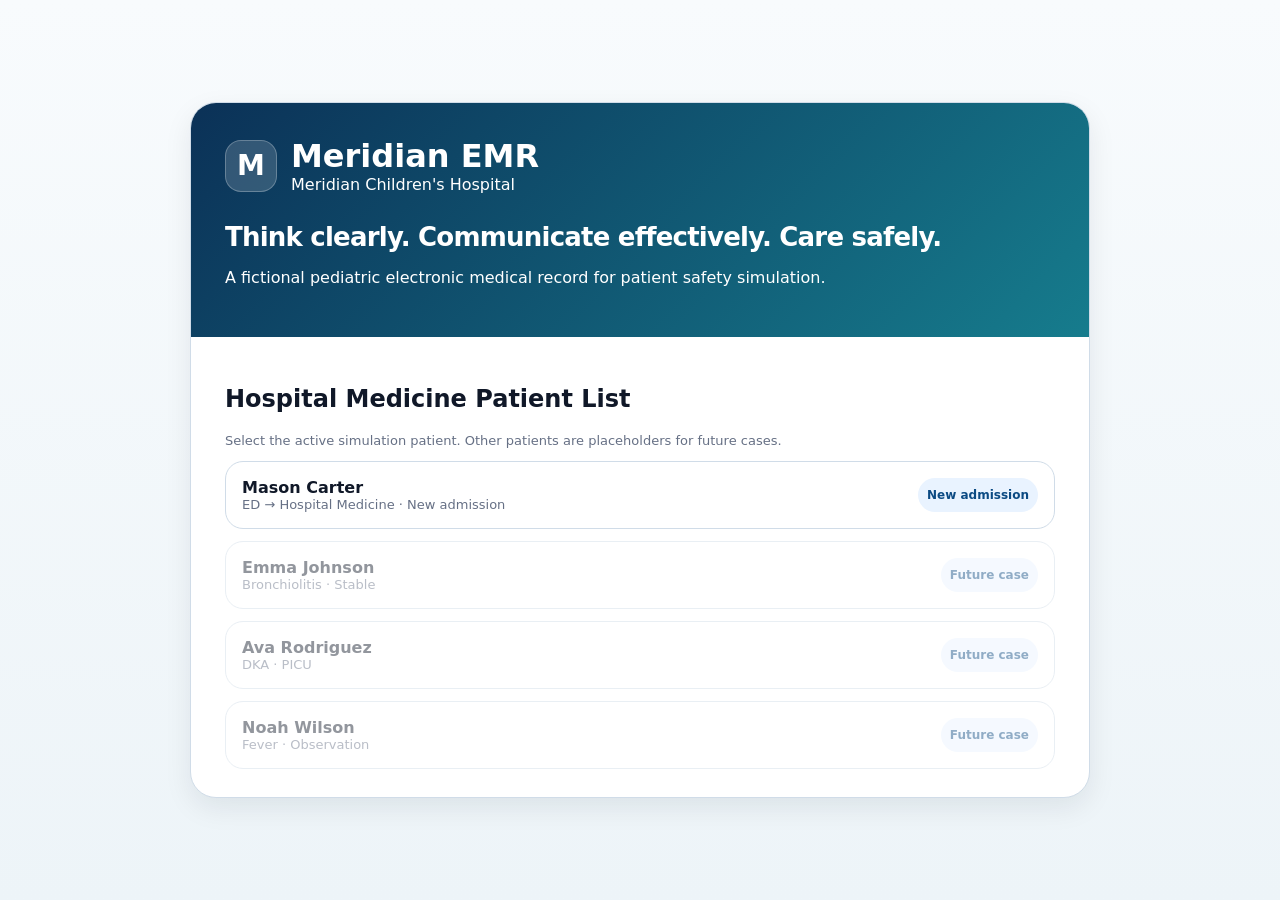
<file: index.html>
<!doctype html>
<html lang="en">
<head>
  <meta charset="utf-8">
  <meta name="viewport" content="width=device-width, initial-scale=1">
  <title>Meridian EMR v6.3</title>
  <link rel="stylesheet" href="style.css">
</head>
<body>
  <div id="app"></div>
  <script src="data.js"></script>
  <script src="app.js"></script>
</body>
</html>
</file>
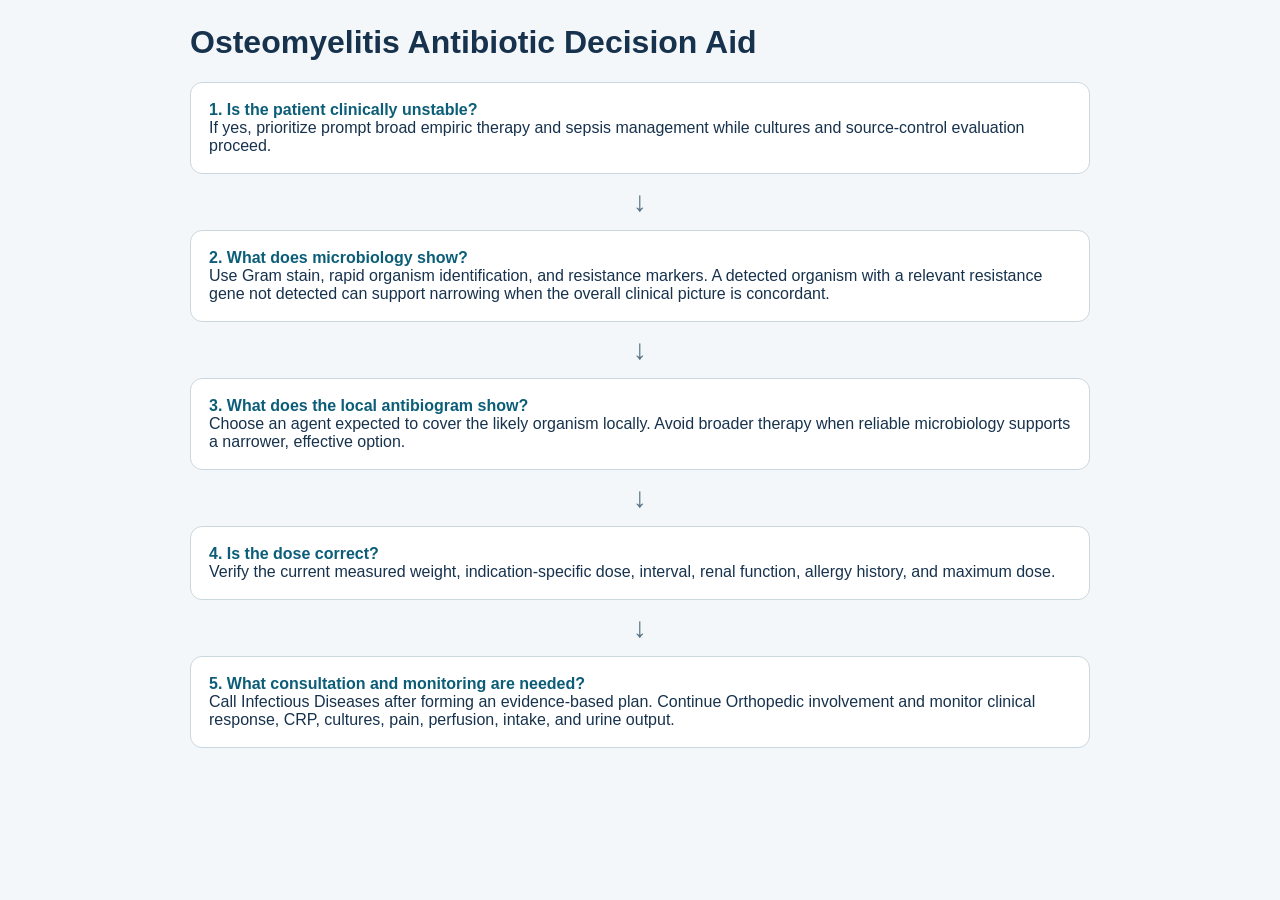
<file: antibiotic_guidance.html>
<!doctype html><html><head><meta charset="utf-8"><meta name="viewport" content="width=device-width,initial-scale=1"><title>Antibiotic Decision Aid</title><style>body{font-family:Arial,sans-serif;background:#f4f7f9;color:#17324d;margin:0;padding:24px}.wrap{max-width:900px;margin:auto}.box{background:#fff;border:1px solid #cbd7df;border-radius:12px;padding:18px;margin:12px 0}.q{font-weight:700;color:#0b5d78}.arrow{text-align:center;font-size:28px;color:#557386}h1{margin-top:0}</style></head><body><div class="wrap"><h1>Osteomyelitis Antibiotic Decision Aid</h1><div class="box"><span class="q">1. Is the patient clinically unstable?</span><br>If yes, prioritize prompt broad empiric therapy and sepsis management while cultures and source-control evaluation proceed.</div><div class="arrow">↓</div><div class="box"><span class="q">2. What does microbiology show?</span><br>Use Gram stain, rapid organism identification, and resistance markers. A detected organism with a relevant resistance gene not detected can support narrowing when the overall clinical picture is concordant.</div><div class="arrow">↓</div><div class="box"><span class="q">3. What does the local antibiogram show?</span><br>Choose an agent expected to cover the likely organism locally. Avoid broader therapy when reliable microbiology supports a narrower, effective option.</div><div class="arrow">↓</div><div class="box"><span class="q">4. Is the dose correct?</span><br>Verify the current measured weight, indication-specific dose, interval, renal function, allergy history, and maximum dose.</div><div class="arrow">↓</div><div class="box"><span class="q">5. What consultation and monitoring are needed?</span><br>Call Infectious Diseases after forming an evidence-based plan. Continue Orthopedic involvement and monitor clinical response, CRP, cultures, pain, perfusion, intake, and urine output.</div></div></body></html>
</file>
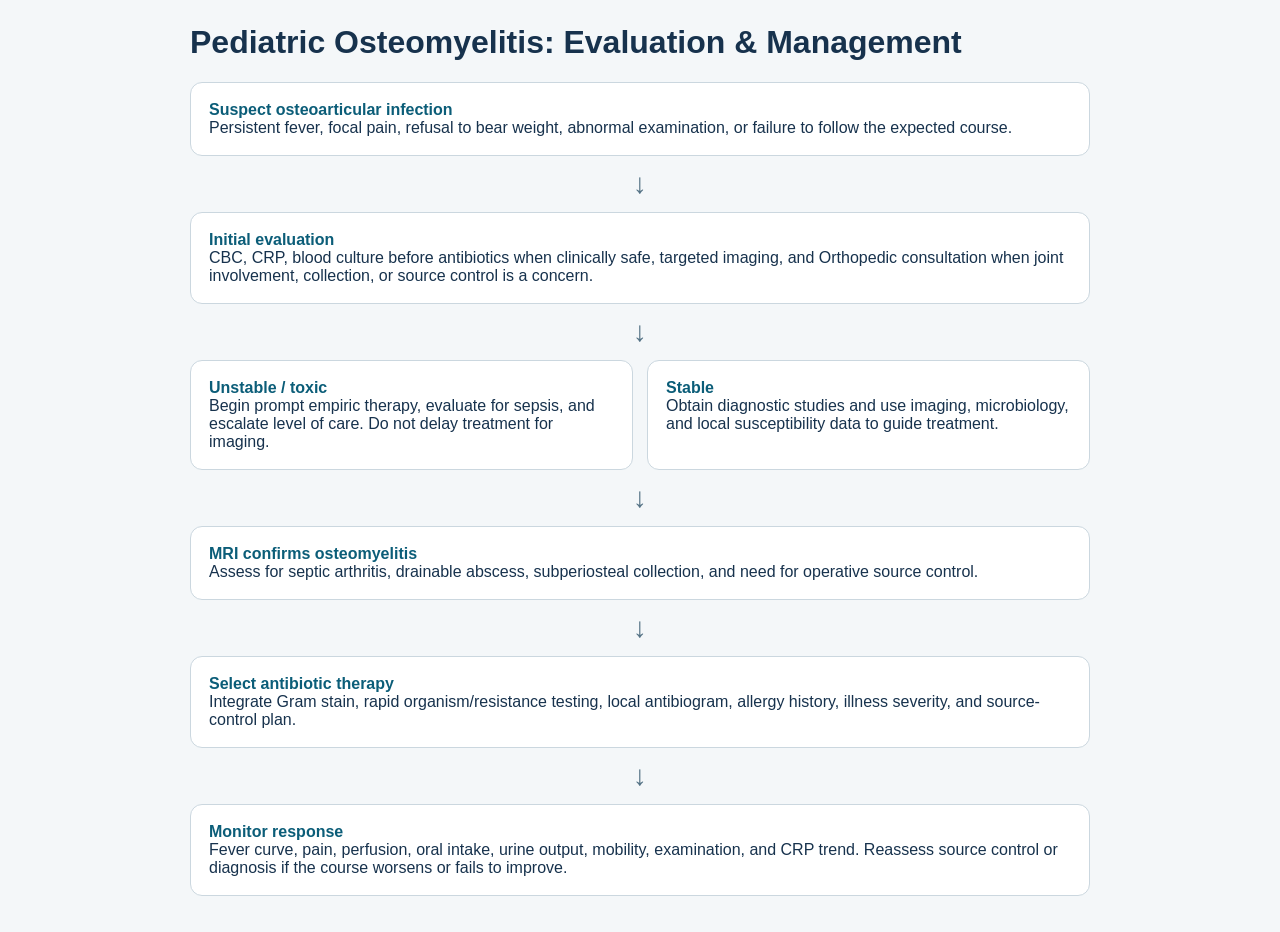
<file: osteomyelitis_pathway.html>
<!doctype html><html><head><meta charset="utf-8"><meta name="viewport" content="width=device-width,initial-scale=1"><title>Osteomyelitis Pathway</title><style>body{font-family:Arial,sans-serif;background:#f4f7f9;color:#17324d;margin:0;padding:24px}.wrap{max-width:900px;margin:auto}.box{background:white;border:1px solid #cbd7df;border-radius:12px;padding:18px;margin:12px 0}.arrow{text-align:center;font-size:28px;color:#557386}.split{display:grid;grid-template-columns:1fr 1fr;gap:14px}.tag{font-weight:700;color:#0b5d78}h1{margin-top:0}@media(max-width:650px){.split{grid-template-columns:1fr}}</style></head><body><div class="wrap"><h1>Pediatric Osteomyelitis: Evaluation & Management</h1><div class="box"><span class="tag">Suspect osteoarticular infection</span><br>Persistent fever, focal pain, refusal to bear weight, abnormal examination, or failure to follow the expected course.</div><div class="arrow">↓</div><div class="box"><span class="tag">Initial evaluation</span><br>CBC, CRP, blood culture before antibiotics when clinically safe, targeted imaging, and Orthopedic consultation when joint involvement, collection, or source control is a concern.</div><div class="arrow">↓</div><div class="split"><div class="box"><span class="tag">Unstable / toxic</span><br>Begin prompt empiric therapy, evaluate for sepsis, and escalate level of care. Do not delay treatment for imaging.</div><div class="box"><span class="tag">Stable</span><br>Obtain diagnostic studies and use imaging, microbiology, and local susceptibility data to guide treatment.</div></div><div class="arrow">↓</div><div class="box"><span class="tag">MRI confirms osteomyelitis</span><br>Assess for septic arthritis, drainable abscess, subperiosteal collection, and need for operative source control.</div><div class="arrow">↓</div><div class="box"><span class="tag">Select antibiotic therapy</span><br>Integrate Gram stain, rapid organism/resistance testing, local antibiogram, allergy history, illness severity, and source-control plan.</div><div class="arrow">↓</div><div class="box"><span class="tag">Monitor response</span><br>Fever curve, pain, perfusion, oral intake, urine output, mobility, examination, and CRP trend. Reassess source control or diagnosis if the course worsens or fails to improve.</div></div></body></html>
</file>
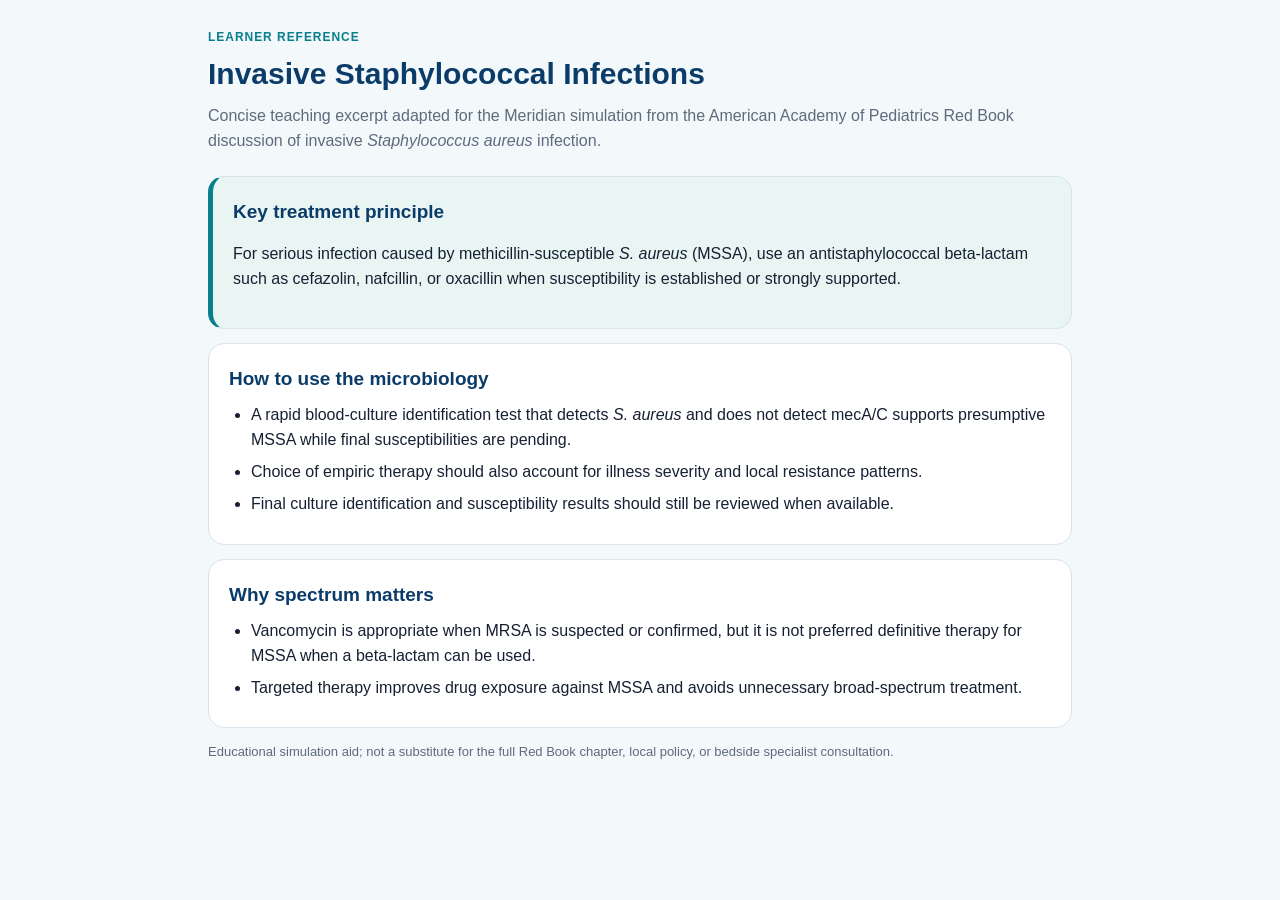
<file: redbook_staph_reference.html>
<!doctype html>
<html lang="en"><head><meta charset="utf-8"><meta name="viewport" content="width=device-width,initial-scale=1"><title>Red Book Reference — Invasive Staphylococcal Infections</title>
<style>
:root{--navy:#0b3c69;--teal:#087f8c;--ink:#172033;--muted:#5d6b7d;--line:#d8e3ec;--wash:#f3f8fb;--accent:#e8f5f3}*{box-sizing:border-box}body{margin:0;background:var(--wash);color:var(--ink);font:16px/1.55 Arial,sans-serif}.wrap{max-width:900px;margin:0 auto;padding:28px 18px 48px}.eyebrow{font-size:12px;font-weight:800;letter-spacing:.08em;text-transform:uppercase;color:var(--teal)}h1{color:var(--navy);font-size:30px;margin:.3rem 0 .4rem}.sub{color:var(--muted);margin:0 0 22px}.card{background:#fff;border:1px solid var(--line);border-radius:16px;padding:20px;margin:14px 0}.callout{background:var(--accent);border-left:5px solid var(--teal)}h2{font-size:19px;color:var(--navy);margin:0 0 10px}ul{margin:8px 0 0;padding-left:22px}li{margin:7px 0}.small{font-size:13px;color:var(--muted)}
</style></head><body><main class="wrap"><div class="eyebrow">Learner reference</div><h1>Invasive Staphylococcal Infections</h1><p class="sub">Concise teaching excerpt adapted for the Meridian simulation from the American Academy of Pediatrics Red Book discussion of invasive <em>Staphylococcus aureus</em> infection.</p>
<section class="card callout"><h2>Key treatment principle</h2><p>For serious infection caused by methicillin-susceptible <em>S. aureus</em> (MSSA), use an antistaphylococcal beta-lactam such as cefazolin, nafcillin, or oxacillin when susceptibility is established or strongly supported.</p></section>
<section class="card"><h2>How to use the microbiology</h2><ul><li>A rapid blood-culture identification test that detects <em>S. aureus</em> and does not detect mecA/C supports presumptive MSSA while final susceptibilities are pending.</li><li>Choice of empiric therapy should also account for illness severity and local resistance patterns.</li><li>Final culture identification and susceptibility results should still be reviewed when available.</li></ul></section>
<section class="card"><h2>Why spectrum matters</h2><ul><li>Vancomycin is appropriate when MRSA is suspected or confirmed, but it is not preferred definitive therapy for MSSA when a beta-lactam can be used.</li><li>Targeted therapy improves drug exposure against MSSA and avoids unnecessary broad-spectrum treatment.</li></ul></section>
<p class="small">Educational simulation aid; not a substitute for the full Red Book chapter, local policy, or bedside specialist consultation.</p></main></body></html>
</file>
<file: style.css>
:root{
  --ink:#101828;--muted:#667085;--bg:#f3f6f9;--card:#fff;--line:#d0dce8;
  --navy:#0b3157;--blue:#1f66c1;--teal:#167c8d;--sky:#eaf6fb;
  --red:#d92d20;--green:#079455;--amber:#b54708;--purple:#6941c6;
  --shadow:0 10px 28px rgba(16,24,40,.08)
}
*{box-sizing:border-box}body{margin:0;background:linear-gradient(#f8fbfd,#edf4f8);color:var(--ink);font-family:Inter,system-ui,-apple-system,Segoe UI,Roboto,Arial,sans-serif}button{font:inherit}
.login{min-height:100vh;display:grid;place-items:center;padding:24px}.login-card{width:min(900px,100%);background:white;border:1px solid var(--line);border-radius:26px;box-shadow:var(--shadow);overflow:hidden}.login-hero{padding:34px;background:linear-gradient(135deg,var(--navy),var(--teal));color:white}.brand-login{display:flex;gap:14px;align-items:center}.logo{width:52px;height:52px;border-radius:16px;background:rgba(255,255,255,.16);display:grid;place-items:center;border:1px solid rgba(255,255,255,.25);font-weight:900;font-size:28px}.login h1{margin:0;font-size:32px}.tagline{font-size:26px;font-weight:850;margin:28px 0 6px;letter-spacing:-.03em}.login-body{padding:28px 34px}.patient-list{display:grid;gap:12px}.patient-tile{border:1px solid var(--line);border-radius:18px;padding:16px;display:flex;justify-content:space-between;cursor:pointer;background:#fff}.patient-tile:hover{border-color:#8fbfcb;box-shadow:0 8px 20px rgba(16,24,40,.08)}.patient-tile.disabled{opacity:.45;cursor:not-allowed}.muted{color:var(--muted);font-size:13px}
.app{min-height:100vh}.topbar{height:58px;background:#fbfdff;border-bottom:1px solid #b9c8d8;display:flex;align-items:stretch;justify-content:space-between;position:sticky;top:0;z-index:20;box-shadow:0 2px 10px rgba(16,24,40,.06)}.brand{display:flex;align-items:center;gap:10px;padding:0 18px;min-width:268px;border-right:1px solid var(--line);cursor:pointer}.brand-mark{width:34px;height:34px;border-radius:10px;background:linear-gradient(135deg,var(--navy),var(--teal));color:white;display:grid;place-items:center;font-weight:900}.brand-title{font-weight:950;line-height:1.05}.brand-title small{display:block;color:var(--muted);font-weight:650;font-size:11px;margin-top:3px}.top-right{display:flex;align-items:center;gap:12px;padding:0 16px}.phase-buttons{display:flex;gap:6px;flex-wrap:wrap;justify-content:flex-end}.phase-buttons button{border:1px solid #adc0d1;background:white;color:var(--navy);border-radius:8px;padding:7px 14px;font-size:12px;font-weight:850;cursor:pointer}.phase-buttons button.active{background:var(--navy);color:white}.faculty-btn,.primary{border:1px solid var(--blue);background:var(--blue);color:white;border-radius:8px;padding:8px 12px;font-weight:850;cursor:pointer}
.folder-tabs{height:48px;background:#f3f7fb;border-bottom:1px solid #b9c8d8;display:flex;align-items:end;padding:0 18px;overflow-x:auto}.folder-tabs button{min-width:104px;margin-right:2px;padding:11px 13px 10px;border:1px solid #b7c6d6;border-bottom:0;border-radius:12px 12px 0 0;background:linear-gradient(#fff,#eaf0f6);font-weight:850;cursor:pointer;color:#102a43}.folder-tabs button.active{background:white;border-top:3px solid var(--teal);padding-top:9px;color:#064e7b}.count{display:inline-grid;place-items:center;min-width:18px;height:18px;border-radius:99px;background:#e7eef8;color:#234a73;font-size:11px;font-weight:850;margin-left:5px}
.patient-banner{background:white;border-bottom:1px solid var(--line);padding:10px 16px;display:grid;grid-template-columns:300px 1fr;gap:16px}.patient-left{display:grid;grid-template-columns:88px 1fr;gap:14px}.photo{width:88px;height:88px;border-radius:10px;overflow:hidden;border:1px solid var(--line);background:#eef6fb}.photo img{width:100%;height:100%;object-fit:cover}.photo svg{width:100%;height:100%}.patient-name h2{margin:2px 0 8px;font-size:28px;letter-spacing:-.035em}.demo-grid{display:grid;grid-template-columns:70px 1fr;gap:4px 8px;font-size:13px}.demo-grid b{font-weight:850}.banner-card{border:1px solid var(--line);border-radius:12px;background:#fbfdff;overflow:hidden}.banner-top{display:grid;grid-template-columns:repeat(8,1fr);border-bottom:1px solid var(--line)}.banner-item{padding:8px 10px;border-right:1px solid var(--line);min-height:58px}.banner-item:last-child{border-right:0}.banner-item span{display:block;color:var(--muted);font-size:10px;text-transform:uppercase;letter-spacing:.08em;font-weight:950}.banner-item strong{display:block;margin-top:6px}.vital-strip{display:grid;grid-template-columns:repeat(6,1fr);padding:6px 10px}.vital span{display:inline;color:var(--muted);font-size:12px;margin-right:5px}.vital strong{font-size:14px}.pill{display:inline-flex;align-items:center;border-radius:999px;padding:4px 9px;font-size:12px;font-weight:900;background:#e9f3ff;color:#0b4a83}.pill.red{background:#fff1f0;color:var(--red)}.pill.green{background:#eafaf2;color:var(--green)}.pill.yellow{background:#fff8e6;color:var(--amber)}
.layout{display:grid;grid-template-columns:275px minmax(0,1fr) 350px;gap:14px;padding:14px}.card{background:white;border:1px solid var(--line);border-radius:14px;box-shadow:0 2px 8px rgba(16,24,40,.04);overflow:hidden;margin-bottom:14px}.card-head{padding:11px 14px;background:#fbfdff;border-bottom:1px solid var(--line);display:flex;justify-content:space-between;align-items:center}.card-head h3{margin:0;font-size:13px;color:#0b3c69;text-transform:uppercase;letter-spacing:.03em}.card-body{padding:14px}.main-title{display:flex;justify-content:space-between;gap:12px;align-items:flex-start;margin-bottom:10px}.main-title h2{margin:0;font-size:24px}.main-title p{margin:4px 0 0;color:var(--muted)}.prompt{background:#f1fbfd;border:1px solid #b8dbe4;border-radius:10px;padding:10px 12px;font-weight:760;color:#123f4c;margin-bottom:12px}.auth-q{border-left:4px solid var(--teal);background:#fff;padding:10px 12px;border-radius:10px;border-top:1px solid var(--line);border-right:1px solid var(--line);border-bottom:1px solid var(--line);margin-bottom:12px;font-weight:850}.chart-nav button{width:100%;border:0;border-bottom:1px solid #edf2f7;background:#fff;text-align:left;padding:11px 14px;font-weight:800;cursor:pointer;display:flex;justify-content:space-between}.chart-nav button.active{background:#eaf6fb;border-left:4px solid var(--blue);padding-left:10px;color:#0b4a83}
.summary-grid{display:grid;grid-template-columns:1fr 1fr 1fr 1fr;gap:0;border:1px solid var(--line);border-radius:12px;overflow:hidden}.mini{background:#fff;padding:14px;border-right:1px solid var(--line)}.mini:last-child{border-right:0}.mini h4{margin:0 0 10px;text-transform:uppercase;font-size:12px;color:#0b3c69;letter-spacing:.04em}.mini ul{padding-left:18px;margin:0}.mini li{margin:7px 0}.two-col{display:grid;grid-template-columns:1fr 1fr;gap:0;border:1px solid var(--line);border-radius:12px;overflow:hidden;margin-top:12px}.two-col .mini{border-right:1px solid var(--line)}
.table{width:100%;border-collapse:collapse;font-size:13px}.table th,.table td{padding:10px;border-bottom:1px solid #e8eef3;text-align:left;vertical-align:top}.table th{font-size:10px;text-transform:uppercase;letter-spacing:.07em;color:var(--muted);background:#fbfdff}.flag-critical,.flag-high,.flag-low{color:var(--red);font-weight:950}.flag-prelim,.flag-pending{color:var(--amber);font-weight:950}
.note-list{display:grid;gap:8px}.note-card{border:1px solid var(--line);border-radius:12px;background:white;overflow:hidden}.note-summary{display:grid;grid-template-columns:28px 1.4fr .8fr .8fr;gap:10px;align-items:center;padding:12px;cursor:pointer}.note-summary:hover{background:#fbfdff}.note-title{font-weight:900;color:#0b3157}.note-meta{font-size:12px;color:var(--muted)}.note-preview{grid-column:2/-1;color:#344054;font-size:13px;margin-top:-4px}.note-detail{padding:14px 16px;border-top:1px solid #edf2f7;white-space:pre-wrap;line-height:1.48;background:#fff}.note-icon{color:var(--blue);font-weight:950}.note-tag{display:inline-block;border-radius:999px;background:#eef4ff;color:#1849a9;font-size:11px;font-weight:850;padding:3px 8px;margin-left:8px}
.results-grid{display:grid;grid-template-columns:repeat(2,minmax(260px,1fr));gap:12px}.result-trend{margin-top:12px;border:1px solid var(--line);border-radius:12px;overflow:hidden}.micro-status{border-left:4px solid var(--amber);padding:10px 12px;background:#fff8e6;border-radius:10px;margin-bottom:12px;font-weight:850}.micro-status.critical{border-color:var(--red);background:#fff1f0;color:#7a271a}
.order-list{display:grid;gap:8px}.order-card{border:1px solid var(--line);border-radius:12px;padding:12px;background:#fff;display:grid;grid-template-columns:1fr auto;gap:10px}.order-title{font-weight:950;color:#0b3157}.order-sub{font-size:12px;color:var(--muted);margin-top:3px}.order-type{font-size:11px;font-weight:850;text-transform:uppercase;color:var(--muted)}.status{font-size:11px;border-radius:6px;padding:4px 8px;height:max-content;font-weight:900;background:#eafaf2;color:var(--green)}.status.missing{background:#fff1f0;color:var(--red)}.status.completed{background:#e9f3ff;color:#0b4a83}.status.process{background:#fff8e6;color:var(--amber)}
.mar-grid{overflow:auto}.mar-table{min-width:780px;width:100%;border-collapse:separate;border-spacing:0;font-size:13px}.mar-table th{background:#f8fbfd;color:#475467;text-transform:uppercase;font-size:10px;letter-spacing:.07em;border-bottom:1px solid var(--line);padding:10px;text-align:left}.mar-table td{border-bottom:1px solid #edf2f7;padding:12px 10px}.med-name{font-weight:950;color:#0b3157}.med-time{font-weight:900;color:#0e6271}
.flow-wrap{overflow-x:auto;border:1px solid var(--line);border-radius:12px}.flowsheet{min-width:760px;width:100%;border-collapse:separate;border-spacing:0;font-size:13px}.flowsheet th{background:#f8fbfd;color:#475467;text-transform:uppercase;font-size:10px;letter-spacing:.07em;border-bottom:1px solid var(--line);padding:10px;text-align:center}.flowsheet th:first-child{text-align:left;position:sticky;left:0;background:#f8fbfd;z-index:1}.flowsheet td{border-bottom:1px solid #edf2f7;padding:10px;text-align:center}.flowsheet td:first-child{font-weight:850;text-align:left;position:sticky;left:0;background:white;z-index:1}.abn{background:#fff4ed;color:#9a3412;font-weight:850}.crit{background:#fff1f0;color:#b42318;font-weight:950}.trend-grid{display:grid;grid-template-columns:repeat(2,minmax(260px,1fr));gap:12px}.trend{border:1px solid var(--line);border-radius:12px;padding:12px;background:white}.trend-top{display:flex;justify-content:space-between;font-weight:900}.trend-top small{color:var(--muted)}.chart{width:100%;height:125px;overflow:visible}.axis{stroke:#d7e1ea;stroke-width:1}.line-red{fill:none;stroke:#e11d2e;stroke-width:3}.line-blue{fill:none;stroke:#2367d1;stroke-width:3}.dot-red{fill:#e11d2e}.dot-blue{fill:#2367d1}.lab{font-size:10px;fill:#42526a;font-weight:800}.xlab{font-size:9px;fill:#667085}
.growth-wrap{display:grid;grid-template-columns:1.3fr .7fr;gap:14px}.growth-chart{border:1px solid var(--line);border-radius:12px;background:#fff;padding:12px}.growth-dot{fill:#1f66c1}.growth-dot-current{fill:#d92d20}.growth-line{stroke:#98a2b3;stroke-width:2;fill:none;stroke-dasharray:5 4}.growth-axis{stroke:#d0dce8;stroke-width:1}.growth-label{font-size:10px;fill:#475467}.growth-warning{background:#fff1f0;border:1px solid #fecdca;color:#7a271a;border-radius:12px;padding:12px;font-weight:850}
.msg{border-bottom:1px solid #edf2f7;padding:12px 4px}.msg:last-child{border-bottom:0}.msg-head{display:grid;grid-template-columns:36px 1fr auto;gap:10px;align-items:start}.avatar{width:34px;height:34px;border-radius:50%;display:grid;place-items:center;color:white;font-size:10px;font-weight:950;background:var(--purple)}.avatar.ph{background:#f97316}.avatar.micro{background:#16a34a}.avatar.ort{background:#2878c7}.avatar.picu{background:#0ea5b7}.unread{width:8px;height:8px;background:#e11d2e;border-radius:50%;display:inline-block;margin-left:8px}.msg .time{color:var(--muted);font-size:12px}.msg .from{font-weight:950}.timeline-item{display:grid;grid-template-columns:58px 1fr;gap:8px;border-bottom:1px solid #edf2f7;padding:9px 0;font-size:13px}.timeline-item time{font-weight:950;color:#0e6271}.faculty{position:fixed;right:14px;bottom:14px;z-index:30}.faculty-panel{display:none;width:min(410px,calc(100vw - 28px));background:white;border:1px solid var(--line);border-radius:20px;box-shadow:var(--shadow);overflow:hidden}.faculty-panel.open{display:block}.faculty-panel .card-body{max-height:60vh;overflow:auto}.reveal{padding:12px;border:1px dashed var(--teal);border-radius:12px;background:#f2fbfd;margin-top:12px}.reveal input{padding:9px;border:1px solid var(--line);border-radius:10px;width:120px}.faculty-clue{background:#fffbeb;border:1px solid #fedf89;border-radius:10px;padding:10px;margin:8px 0}.hidden{display:none}.footer{text-align:center;padding:20px;color:var(--muted);font-size:12px}
@media(max-width:1250px){.layout{grid-template-columns:250px 1fr}.rightcol{grid-column:1/-1}.patient-banner{grid-template-columns:1fr}.banner-top{grid-template-columns:repeat(4,1fr)}.summary-grid{grid-template-columns:1fr 1fr}.growth-wrap{grid-template-columns:1fr}}
@media(max-width:850px){.layout{grid-template-columns:1fr}.topbar{height:auto;align-items:flex-start;flex-direction:column}.brand{width:100%;min-width:0;border-right:0;padding:10px 14px}.top-right{padding:8px 14px;align-items:flex-start;flex-direction:column}.folder-tabs{padding:0 8px}.folder-tabs button{min-width:94px;padding:11px}.patient-banner{padding:12px}.patient-left{grid-template-columns:82px 1fr}.photo{width:82px;height:82px}.banner-top{grid-template-columns:repeat(2,1fr)}.vital-strip{grid-template-columns:repeat(2,1fr);gap:8px}.summary-grid,.two-col{grid-template-columns:1fr}.mini{border-right:0;border-bottom:1px solid var(--line)}.note-summary{grid-template-columns:28px 1fr}.note-meta,.note-preview{grid-column:2}.results-grid,.trend-grid{grid-template-columns:1fr}}

.notes-split{display:grid;grid-template-columns:310px minmax(0,1fr);gap:14px;min-height:520px}
.notes-list-pane{border:1px solid var(--line);border-radius:12px;overflow:hidden;background:#fff;align-self:start}
.note-picker{width:100%;border:0;border-bottom:1px solid #edf2f7;background:#fff;text-align:left;padding:12px;cursor:pointer;display:grid;gap:4px}
.note-picker:hover{background:#fbfdff}.note-picker.active{background:#eaf6fb;border-left:4px solid var(--blue);padding-left:8px}
.note-picker strong{color:#0b3157;font-size:14px}.note-picker small{color:var(--muted)}.note-picker em{font-style:normal;color:#344054;font-size:12px;line-height:1.25}
.note-kind{font-size:10px;text-transform:uppercase;letter-spacing:.08em;color:#667085;font-weight:950}
.note-reader{border:1px solid var(--line);border-radius:12px;background:#fff;overflow:hidden}
.note-reader-head{padding:16px;border-bottom:1px solid #edf2f7;background:#fbfdff}.note-reader-head h3{margin:8px 0 4px;font-size:22px}.note-reader-head p{margin:0;color:var(--muted)}
.note-detail.open{display:block;border-bottom:0;min-height:360px;font-size:15px}
@media(max-width:900px){.notes-split{grid-template-columns:1fr}.note-reader{min-height:auto}}


/* v3.2 Notes polish */
.notes-split{display:grid;grid-template-columns:320px minmax(0,1fr);gap:14px;min-height:560px}
.notes-list-pane{border:1px solid var(--line);border-radius:12px;overflow:hidden;background:#fff;align-self:start}
.note-picker{width:100%;border:0;border-bottom:1px solid #edf2f7;background:#fff;text-align:left;padding:12px;cursor:pointer;display:grid;gap:4px}
.note-picker:hover{background:#fbfdff}
.note-picker.active{background:#e6f4ff;border-left:5px solid #0b67c2;padding-left:7px}
.note-picker strong{color:#0b3157;font-size:15px;line-height:1.2}
.note-picker small{color:var(--muted);font-size:12px}
.note-picker em{font-style:normal;color:#344054;font-size:12px;line-height:1.25}
.note-kind{font-size:10px;text-transform:uppercase;letter-spacing:.08em;color:#667085;font-weight:950}
.note-reader{border:1px solid var(--line);border-radius:12px;background:#fff;overflow:hidden}
.note-reader-head{padding:16px;border-bottom:1px solid #edf2f7;background:#fbfdff}
.note-reader-head h3{margin:8px 0 4px;font-size:24px;letter-spacing:-.02em}
.note-reader-head p{margin:0;color:var(--muted)}
.note-tag{display:inline-block;background:#eef5ff;color:#1d4f91;border-radius:999px;padding:3px 9px;font-size:11px;font-weight:800}
.note-detail.open{display:block;border-bottom:0;min-height:390px;font-size:15px;line-height:1.55}
.order-type{letter-spacing:.06em}
@media(max-width:900px){.notes-split{grid-template-columns:1fr}.note-reader{min-height:auto}}

.timeline-item{grid-template-columns:82px 1fr}.timeline-item time{font-size:12px}


/* v4.1 Results Review: Epic-like lab grid */
.lab-review{overflow:auto;border:1px solid var(--line);border-radius:12px;background:#fff}
.lab-grid{display:grid;grid-template-columns:210px repeat(var(--cols), minmax(130px, 1fr));min-width:880px;font-size:13px}
.lab-cell{padding:7px 9px;border-right:1px solid #dbe5ee;border-bottom:1px solid #e8eef3;min-height:30px;background:#fff}
.lab-head{background:#eef8f5;font-weight:900;color:#0b3157;text-align:center}
.lab-sticky{position:sticky;left:0;z-index:2;text-align:left}
.lab-section{grid-column:1 / -1;background:#dff3f0;color:#005f73;font-weight:950;padding:7px 9px;border-bottom:1px solid #c5ded9;text-transform:uppercase}
.lab-row-name{background:#eef4f8;color:#0057a3;font-weight:800;position:sticky;left:0;z-index:1}
.lab-grid .flag-high,.lab-grid .flag-low,.lab-grid .flag-critical{color:#d92d20;font-weight:950}
.photo img{object-position:center center}
.pill.green{background:#eafaf2;color:#067647}


/* v4.2 patient photo and banner polish */
.photo img{object-fit:cover;object-position:center center}
.patient-name h2 .pill{display:none}
.main-title .pill{display:none}


/* v4.3 Results Review cleanup */
.lab-grid{
  display:grid;
  grid-template-columns:230px repeat(var(--timecols), minmax(180px, 1fr));
  min-width:780px;
  font-size:13px;
}
.lab-cell{
  padding:7px 10px;
  border-right:1px solid #dbe5ee;
  border-bottom:1px solid #e8eef3;
  min-height:29px;
  background:#fff;
}
.lab-head{
  background:#e6f3f1;
  font-weight:950;
  color:#0b3157;
  text-align:center;
}
.lab-section{
  grid-column:1 / -1;
  background:#d4eee9;
  color:#005f73;
  font-weight:950;
  padding:7px 10px;
  border-bottom:1px solid #bfdad5;
  text-transform:uppercase;
}
.lab-row-name{
  background:#edf3f8;
  color:#0057a3;
  font-weight:850;
  position:sticky;
  left:0;
  z-index:1;
}
.lab-sticky{
  position:sticky;
  left:0;
  z-index:2;
  text-align:left;
}
.patient-banner{padding:8px 16px}
.banner-item{min-height:50px;padding:7px 10px}
.vital-strip{padding:5px 10px}
.photo{background:#e8eef3}


/* v4.4 remove phase-title chrome */
.main-title{display:none}
.prompt{display:none}

/* v4.4 Epic-like flowsheet */
.flow-epic{
  overflow:auto;
  border:1px solid #b7cbd9;
  border-radius:8px;
  background:#fff;
}
.flow-grid{
  display:grid;
  grid-template-columns:220px repeat(calc(var(--flowcols) - 1), minmax(120px, 1fr));
  min-width:850px;
  font-size:13px;
}
.flow-cell{
  min-height:26px;
  padding:5px 8px;
  border-right:1px solid #ccd8e3;
  border-bottom:1px solid #e5edf3;
  background:#fff;
  text-align:center;
}
.flow-corner{
  position:sticky;
  left:0;
  z-index:3;
  background:#f1f8f6;
  text-align:right;
  font-weight:900;
  color:#001f3f;
}
.flow-time{
  background:#e5f3ef;
  color:#001f3f;
  font-weight:900;
  text-align:center;
}
.flow-section{
  grid-column:1 / -1;
  background:#cde7ec;
  color:#005f73;
  font-weight:950;
  padding:5px 8px;
  border-bottom:1px solid #a8cbd3;
  border-top:1px solid #a8cbd3;
}
.flow-row-name{
  position:sticky;
  left:0;
  z-index:2;
  background:#e9f1f7;
  color:#0057a3;
  font-weight:800;
  text-align:left;
}
.flow-grid .abn{background:#fff4ed;color:#9a3412;font-weight:850}
.flow-grid .crit{background:#fff1f0;color:#b42318;font-weight:950}


/* Meridian v5.0 production polish */
.patient-banner{
  padding:7px 14px;
  grid-template-columns:270px 1fr;
  gap:14px;
}
.patient-left{
  grid-template-columns:78px 1fr;
  gap:12px;
}
.photo{
  width:78px;
  height:78px;
  border-radius:9px;
}
.photo img{
  object-fit:cover;
  object-position:center center;
}
.patient-name h2{
  font-size:26px;
  margin:0 0 6px;
}
.demo-grid{
  font-size:12px;
  gap:3px 7px;
}
.banner-item{
  min-height:46px;
  padding:6px 9px;
}
.banner-item span{
  font-size:9px;
}
.banner-item strong{
  margin-top:4px;
}
.vital-strip{
  padding:5px 9px;
}
.vital span{
  font-size:11px;
}
.vital strong{
  font-size:13px;
}
.main-title,.prompt{
  display:none !important;
}

/* More chart real estate now that duplicate chart review nav is removed */
.layout{
  grid-template-columns:275px minmax(0,1fr) 350px;
}
aside > .card:empty{
  display:none;
}

/* Top tabs: slightly tighter */
.folder-tabs button{
  min-width:auto;
  padding-left:16px;
  padding-right:16px;
}

/* Results Review: calmer Epic-like grid */
.lab-review{
  border:1px solid #c7d6e2;
  border-radius:10px;
}
.lab-grid{
  grid-template-columns:230px repeat(var(--timecols), minmax(180px, 1fr));
  min-width:780px;
}
.lab-cell{
  padding:6px 10px;
  min-height:28px;
  border-right:1px solid #d9e3eb;
  border-bottom:1px solid #edf2f6;
}
.lab-head{
  background:#e7f2f0;
  color:#0b3157;
}
.lab-section{
  background:#d9efec;
  color:#005f73;
  border-top:1px solid #bad7d2;
  border-bottom:1px solid #bad7d2;
}
.lab-row-name{
  background:#edf4f8;
  color:#0057a3;
}

/* Flowsheet section colors closer to clinical EMR */
.flow-section:nth-of-type(odd){
  background:#d2eaf0;
}
.flow-section{
  background:#d2eaf0;
}
.flow-time,.flow-corner{
  background:#eef8f6;
}
.flow-row-name{
  background:#eaf2f8;
}
.flow-cell{
  min-height:25px;
}

/* Keep right rail tidy */
.rightcol .card-body{
  padding:12px;
}
.order-card{
  padding:10px;
}


/* v5.1 new-information navigation prompts */
.new-badge{
  display:inline-flex;
  align-items:center;
  gap:3px;
  min-width:20px;
  height:18px;
  padding:0 6px;
  border-radius:999px;
  background:#e8f2ff;
  color:#0b4a83;
  font-size:11px;
  font-weight:950;
  margin-left:5px;
}
.new-dot{
  display:inline-block;
  width:7px;
  height:7px;
  border-radius:50%;
  background:#1f66c1;
  vertical-align:middle;
}
.note-picker.unread-note strong{
  font-weight:950;
}
.note-picker.unread-note{
  background:linear-gradient(90deg,#f3f9ff 0%,#ffffff 70%);
}
.note-kind .new-dot{
  margin-right:4px;
}


/* Meridian v5.4 UI freeze */
.folder-tabs .count{display:none !important}

.patient-left{grid-template-columns:82px 1fr}
.photo{width:82px;height:82px;border-radius:8px;background:#eef3f7;box-shadow:inset 0 0 0 1px #cdd8e3}
.photo img{width:100%;height:100%;object-fit:cover;object-position:center center}

.timeline-divider{
  margin:12px 0 6px;
  padding:6px 8px;
  border-radius:8px;
  background:#e7f2f0;
  color:#0b3157;
  font-weight:950;
  font-size:12px;
  text-transform:uppercase;
  letter-spacing:.03em;
}
.timeline-item{grid-template-columns:86px 1fr}
.timeline-item time{font-size:12px}

.orders-epic{
  border:1px solid #c7d6e2;
  border-radius:10px;
  overflow:hidden;
  background:#fff;
}
.orders-group{
  border-bottom:1px solid #e2ebf2;
}
.orders-group:last-child{border-bottom:0}
.orders-section{
  display:inline-block;
  background:#c8f1e5;
  color:#00735f;
  font-weight:950;
  padding:5px 12px;
  border-radius:0 0 16px 0;
  min-width:170px;
}
.order-row{
  display:grid;
  grid-template-columns:minmax(250px,1.1fr) minmax(360px,2fr) 130px;
  gap:14px;
  align-items:start;
  padding:8px 14px;
  border-top:1px solid #edf2f7;
  min-height:40px;
}
.order-row:nth-child(odd){background:#fbfdff}
.order-name{font-weight:900;color:#001f3f}
.order-detail{color:#111827;line-height:1.3}
.order-actions{text-align:right}
@media(max-width:900px){
  .order-row{grid-template-columns:1fr;gap:4px}
  .order-actions{text-align:left}
}


/* Meridian v5.5: responsive learner view and faculty UI removal */
.faculty,.faculty-panel,.faculty-btn,.reveal,.faculty-clue{display:none!important}
html{-webkit-text-size-adjust:100%}
body{min-width:0}
button{touch-action:manipulation}
.app,.topbar,.folder-tabs,.patient-banner,.layout,.card,.card-body,.maincol,.leftcol,.rightcol{min-width:0}
.table,.mar-table,.lab-grid,.flow-grid,.orders-epic{max-width:none}
.table-wrap,.mar-grid,.lab-review,.flow-wrap,.orders-epic{overflow-x:auto;-webkit-overflow-scrolling:touch}
.folder-tabs{scrollbar-width:thin;overscroll-behavior-x:contain}
.folder-tabs button,.phase-buttons button{min-height:44px}
.note-picker{min-height:54px}
.maincol{min-width:0}

@media(max-width:1100px){
  .topbar{height:auto;min-height:58px;align-items:flex-start}
  .brand{min-width:230px}
  .top-right{flex:1;min-width:0}
  .phase-buttons{width:100%;flex-wrap:nowrap;overflow-x:auto;justify-content:flex-start;padding-bottom:3px;-webkit-overflow-scrolling:touch}
  .phase-buttons button{flex:0 0 auto;white-space:nowrap}
  .layout{grid-template-columns:minmax(220px,260px) minmax(0,1fr)}
  .rightcol{grid-column:1/-1;display:grid;grid-template-columns:repeat(2,minmax(0,1fr));gap:14px}
  .rightcol .card{margin-bottom:0}
  .patient-banner{grid-template-columns:260px minmax(0,1fr)}
  .banner-top{grid-template-columns:repeat(4,minmax(0,1fr))}
  .vital-strip{grid-template-columns:repeat(3,minmax(0,1fr));gap:6px 10px}
}

@media(max-width:820px){
  .topbar{position:sticky;top:0;flex-direction:column;align-items:stretch}
  .brand{width:100%;min-width:0;border-right:0;border-bottom:1px solid var(--line);padding:9px 12px}
  .top-right{width:100%;padding:7px 10px}
  .phase-buttons{flex-wrap:nowrap}
  .folder-tabs{height:50px;padding:0 8px;align-items:end;overflow-x:auto}
  .folder-tabs button{flex:0 0 auto;min-width:auto;padding:10px 13px;white-space:nowrap}
  .patient-banner{grid-template-columns:1fr;padding:10px;gap:10px}
  .patient-left{grid-template-columns:72px minmax(0,1fr);gap:10px}
  .photo{width:72px;height:72px}
  .patient-name h2{font-size:23px}
  .demo-grid{grid-template-columns:55px minmax(0,1fr);font-size:12px}
  .banner-top{grid-template-columns:repeat(2,minmax(0,1fr))}
  .banner-item{min-height:50px}
  .vital-strip{grid-template-columns:repeat(3,minmax(0,1fr))}
  .layout{grid-template-columns:1fr;padding:10px;gap:10px}
  .maincol{grid-row:1}
  .leftcol{grid-row:2}
  .rightcol{grid-row:3;grid-column:auto;grid-template-columns:1fr;gap:10px}
  .card{border-radius:10px;margin-bottom:10px}
  .card-body{padding:11px}
  .notes-split{grid-template-columns:1fr;min-height:0}
  .notes-list-pane{max-height:300px;overflow-y:auto}
  .note-reader{min-height:0}
  .summary-grid,.two-col,.growth-wrap,.trend-grid{grid-template-columns:1fr}
  .order-row{grid-template-columns:minmax(190px,1fr) minmax(230px,1.4fr) 105px}
}

@media(max-width:520px){
  .brand-title small{max-width:245px;overflow:hidden;text-overflow:ellipsis;white-space:nowrap}
  .phase-buttons button{padding:8px 11px;font-size:11px}
  .folder-tabs{height:47px}
  .folder-tabs button{min-height:42px;padding:9px 11px 8px;font-size:12px}
  .new-badge{min-width:17px;height:17px;padding:0 4px;margin-left:3px}
  .patient-left{grid-template-columns:62px minmax(0,1fr)}
  .photo{width:62px;height:62px}
  .patient-name h2{font-size:21px;margin-bottom:5px}
  .demo-grid{grid-template-columns:45px minmax(0,1fr);gap:2px 6px;font-size:11px}
  .banner-top{grid-template-columns:repeat(2,minmax(0,1fr))}
  .banner-item{padding:7px 8px;min-height:48px;font-size:12px}
  .banner-item span{font-size:8px}
  .vital-strip{grid-template-columns:repeat(2,minmax(0,1fr));padding:7px 8px}
  .vital span{display:block;margin:0;font-size:10px}
  .vital strong{font-size:13px}
  .layout{padding:7px;gap:7px}
  .card-head{padding:10px 11px}
  .card-body{padding:9px}
  .card-head h3{font-size:12px}
  .notes-list-pane{max-height:245px}
  .note-picker{padding:9px 10px}
  .note-reader-head{padding:10px}
  .note-detail{padding:11px;font-size:14px;line-height:1.48}
  .note-summary{grid-template-columns:25px minmax(0,1fr)}
  .msg-head{grid-template-columns:31px minmax(0,1fr) auto;gap:8px}
  .avatar{width:30px;height:30px}
  .order-row{grid-template-columns:1fr;gap:4px;padding:8px 10px}
  .order-actions{text-align:left}
  .timeline-item{grid-template-columns:76px minmax(0,1fr)}
  .footer{padding:14px 8px}
}

@media(max-width:360px){
  .banner-top{grid-template-columns:1fr}
  .vital-strip{grid-template-columns:1fr 1fr}
  .patient-name h2{font-size:19px}
}


/* Phase 3 resources */
.resource-list{display:grid;grid-template-columns:repeat(auto-fit,minmax(240px,1fr));gap:12px}
.resource-card{display:block;position:relative;border:1px solid var(--line);border-radius:12px;padding:14px 42px 14px 14px;background:#fff;color:var(--ink);text-decoration:none;min-height:120px}
a.resource-card:hover{border-color:#8fbfcb;background:#fbfdff}
.resource-type{font-size:10px;text-transform:uppercase;letter-spacing:.07em;color:var(--teal);font-weight:950;margin-bottom:7px}
.resource-title{font-weight:950;color:#0b3c69;margin-bottom:7px}
.resource-description{font-size:13px;color:var(--muted);line-height:1.45}
.resource-open{position:absolute;right:12px;top:12px;color:var(--blue);font-weight:900;font-size:12px}

/* v5.7 decision-making resources */
.resource-list{grid-template-columns:repeat(auto-fit,minmax(260px,1fr));gap:16px}
.resource-card{min-height:154px;padding:18px 46px 18px 18px;border-radius:16px;border:1px solid #cddde8;background:linear-gradient(180deg,#fff 0%,#f8fbfd 100%);box-shadow:0 2px 8px rgba(20,53,78,.06);transition:transform .15s ease,border-color .15s ease,box-shadow .15s ease}
a.resource-card:hover{transform:translateY(-2px);border-color:#5fa8b2;box-shadow:0 7px 18px rgba(20,53,78,.11);background:#fff}
.resource-card-top{display:flex;align-items:center;gap:9px;margin-bottom:12px}
.resource-icon{display:inline-flex;align-items:center;justify-content:center;min-width:42px;height:28px;padding:0 7px;border-radius:8px;background:#e7f4f3;color:#08727d;font-size:10px;font-weight:950;letter-spacing:.04em}
.resource-type{margin:0;color:#647487;font-size:10px}
.resource-title{font-size:15px;line-height:1.3;margin-bottom:9px;color:#0b3c69}
.resource-description{font-size:13px;line-height:1.5;color:#526477}
.resource-open{right:14px;top:17px;background:#edf4fb;border-radius:999px;padding:4px 8px;font-size:10px;color:#0b5b98}

/* Phase 5A MET landing screen */
.met-screen{min-height:100vh;display:grid;place-items:center;padding:28px;background:radial-gradient(circle at top,#fff7f5,#eef4f8 62%)}
.met-card{width:min(820px,100%);background:#fff;border:1px solid #efb5ae;border-top:8px solid var(--red);border-radius:24px;padding:34px;box-shadow:0 20px 50px rgba(16,24,40,.16);text-align:center}
.met-alert-icon{width:70px;height:70px;margin:-4px auto 14px;border-radius:50%;display:grid;place-items:center;background:#fff1f0;color:var(--red);font-size:42px;font-weight:950;border:3px solid #f7b4ad}
.met-eyebrow{text-transform:uppercase;letter-spacing:.12em;font-size:12px;font-weight:950;color:var(--red)}
.met-card h1{margin:7px 0 18px;font-size:38px;color:#8f1d16}.met-card h2{font-size:16px;text-transform:uppercase;letter-spacing:.08em;color:var(--muted);margin:24px 0 12px}
.met-patient{display:flex;justify-content:center;gap:14px;align-items:center;font-size:20px}.met-patient span{color:var(--muted);font-size:15px}
.met-trigger-grid{display:grid;grid-template-columns:1fr 1fr;gap:10px;text-align:left}.met-trigger-grid div{padding:13px 14px;border:1px solid #f1d2ce;background:#fff8f7;border-radius:12px;font-weight:750}
.met-trigger-grid div:before{content:'•';color:var(--red);font-size:20px;margin-right:8px}.met-request{font-weight:900;font-size:18px;margin:24px 0 16px}.met-response-btn{border:0;border-radius:12px;background:var(--red);color:#fff;padding:13px 24px;font-weight:950;font-size:17px;cursor:pointer;box-shadow:0 8px 20px rgba(217,45,32,.22)}
@media(max-width:650px){.met-trigger-grid{grid-template-columns:1fr}.met-card{padding:24px 18px}.met-card h1{font-size:31px}}
</file>
